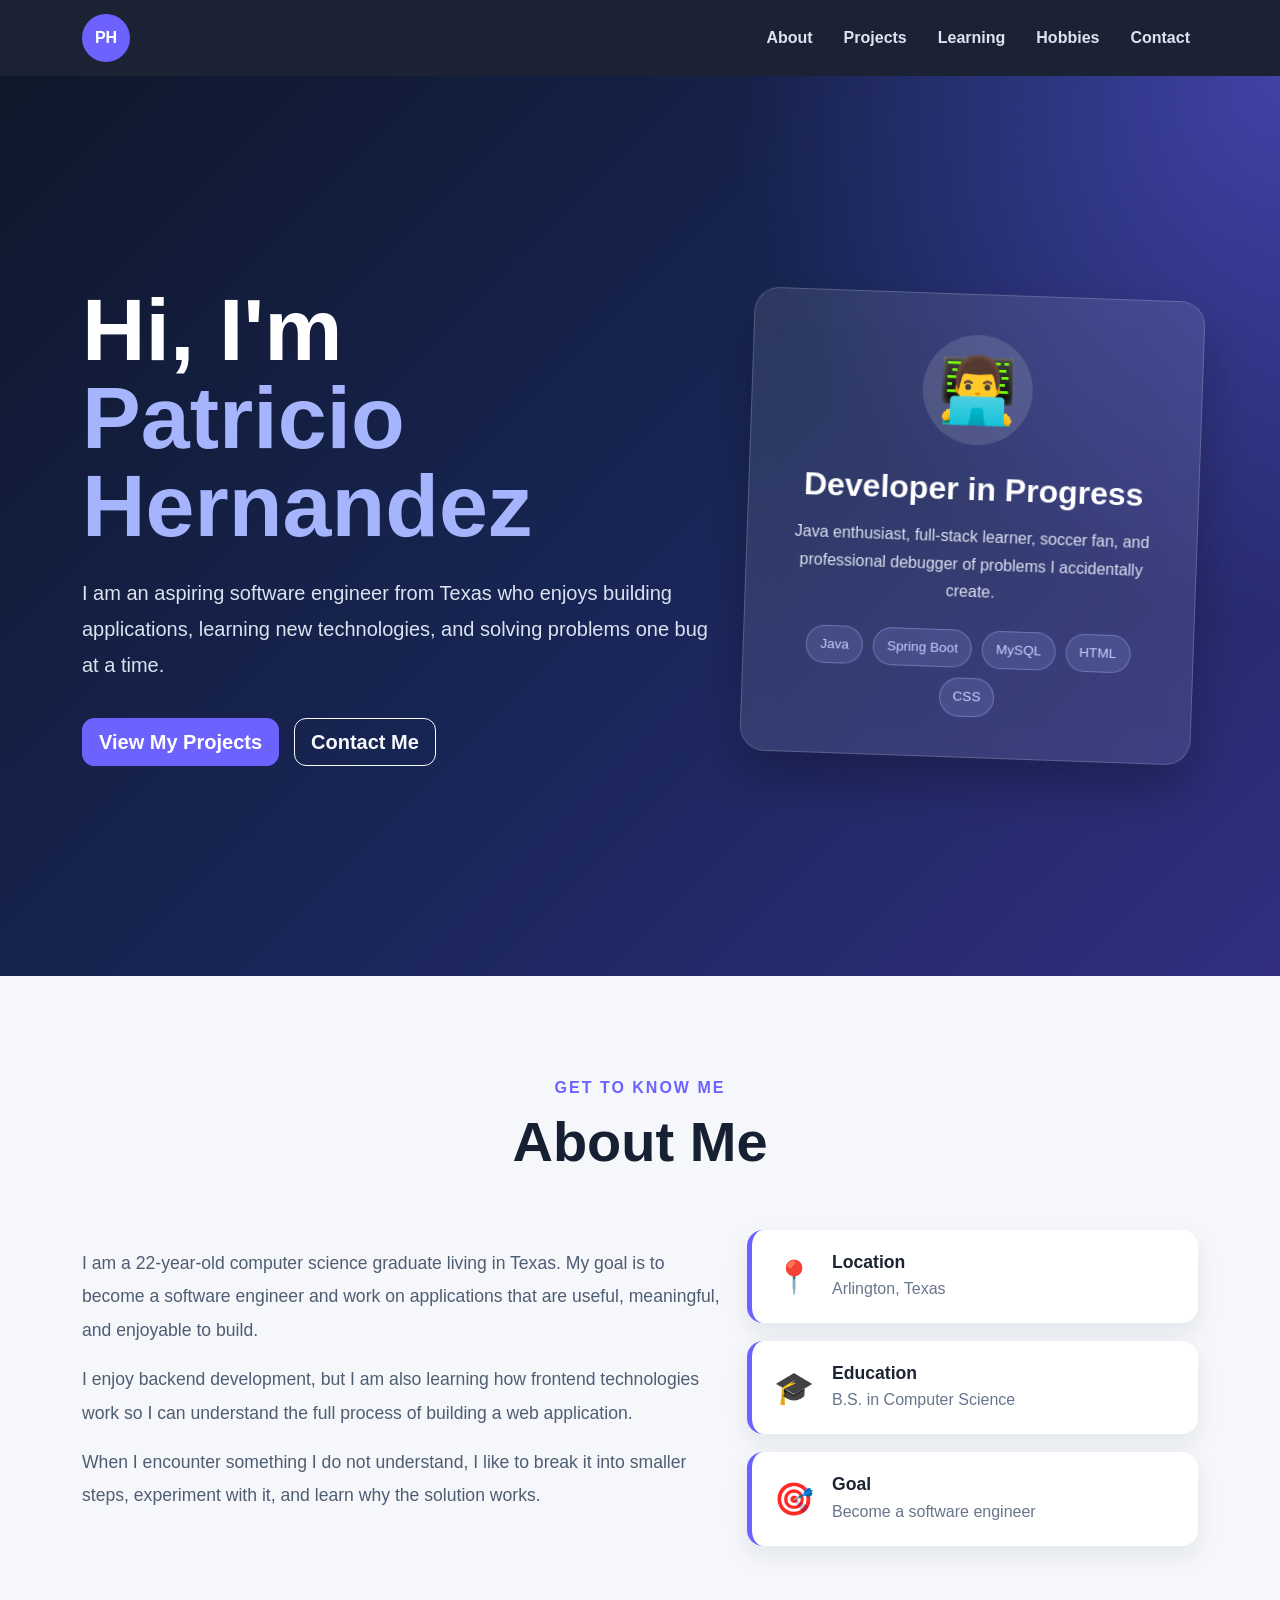
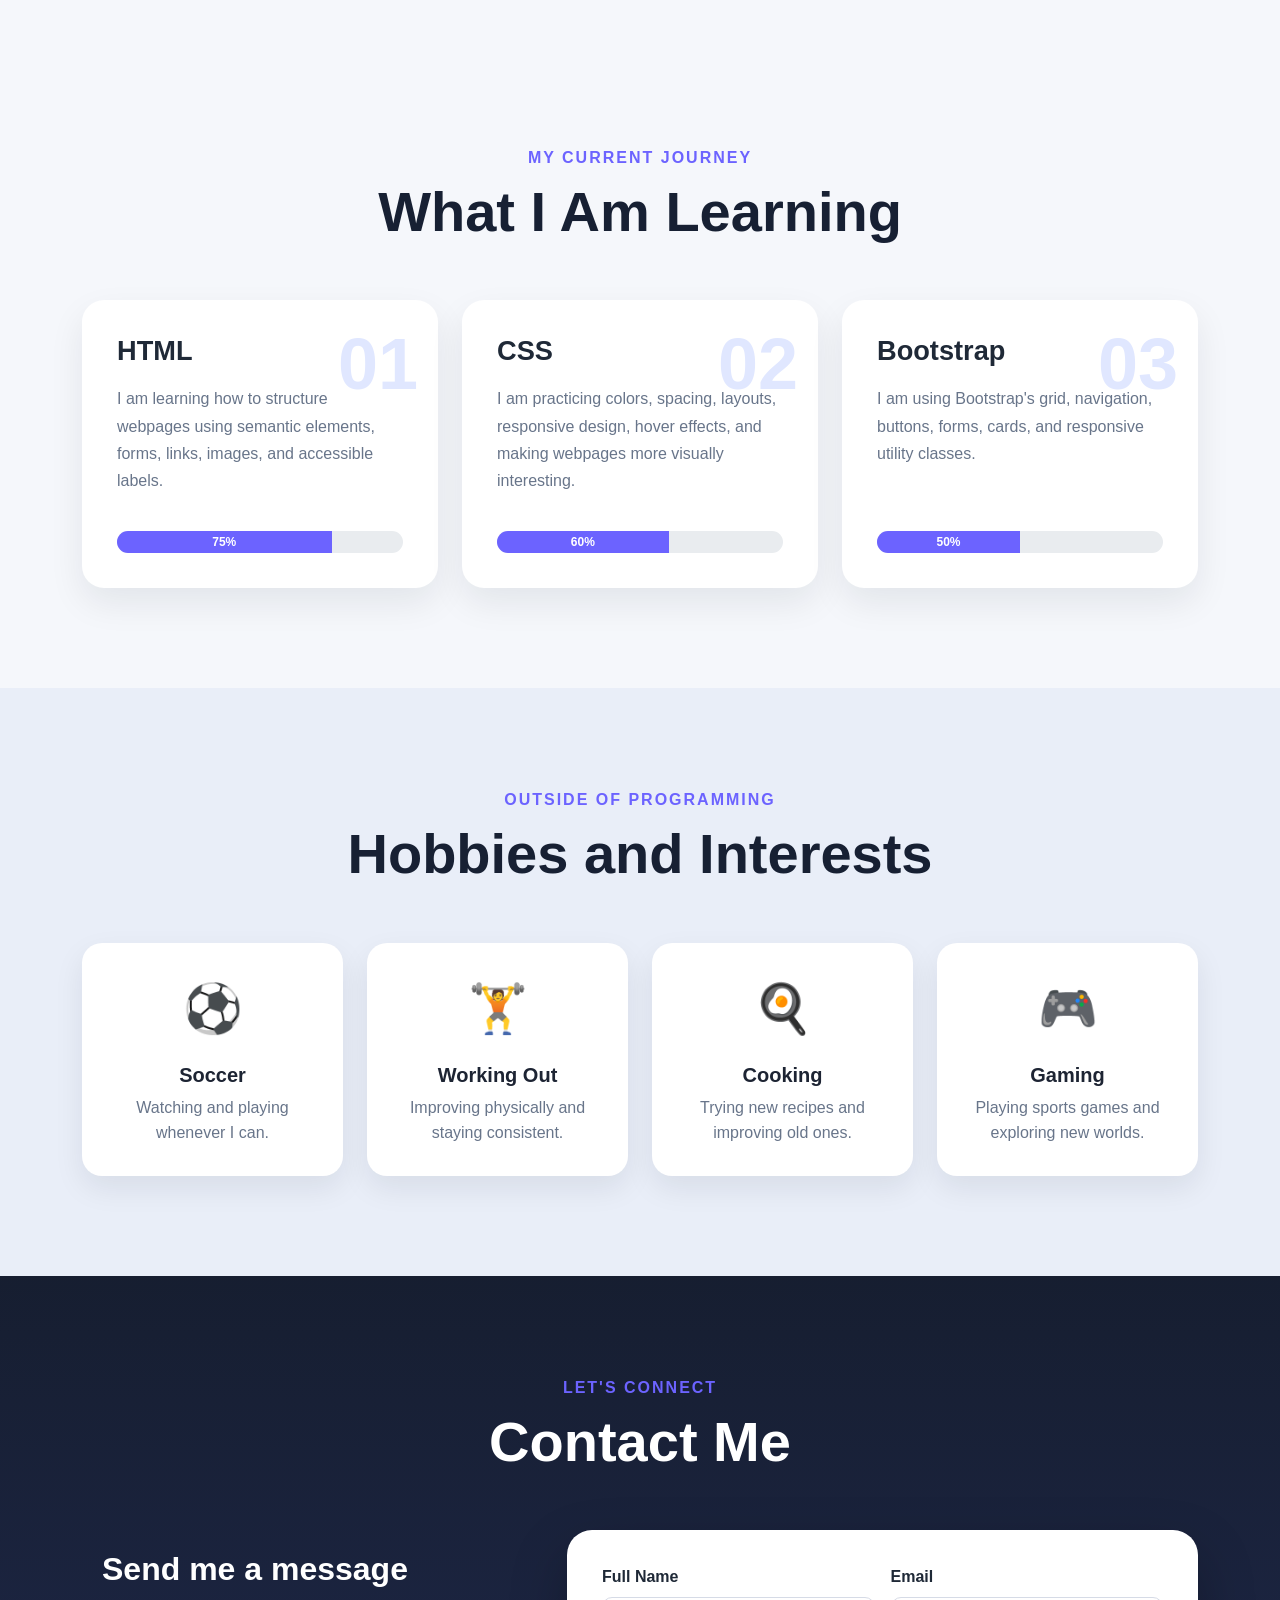
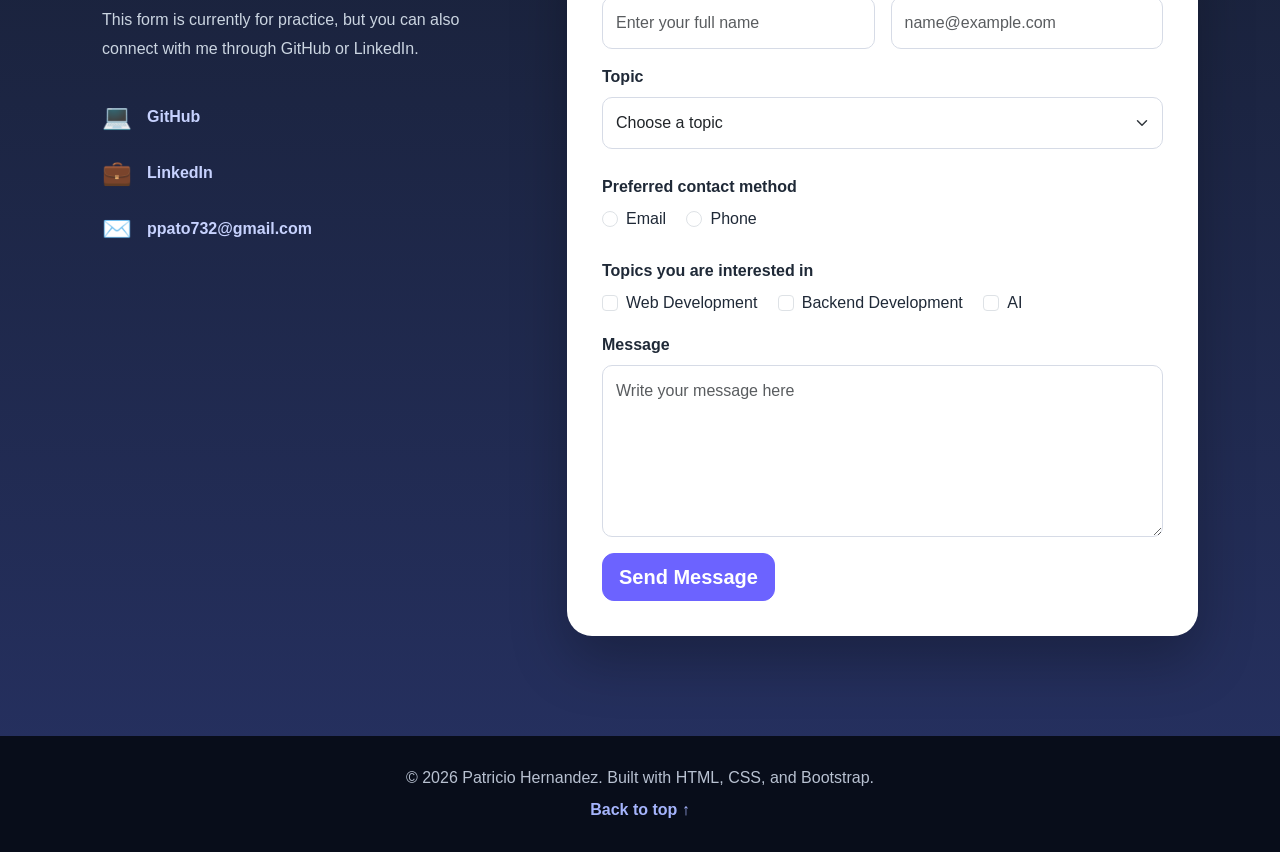
<file: index.html>
<!DOCTYPE html>
<html lang="en">
<head>
    <meta charset="UTF-8">

    <meta
        name="viewport"
        content="width=device-width, initial-scale=1.0"
    >

    <link
        href="https://cdn.jsdelivr.net/npm/bootstrap@5.3.8/dist/css/bootstrap.min.css"
        rel="stylesheet"
        integrity="sha384-sRIl4kxILFvY47J16cr9ZwB07vP4J8+LH7qKQnuqkuIAvNWLzeN8tE5YBujZqJLB"
        crossorigin="anonymous"
    >

    <link rel="stylesheet" href="styles.css">

    <title>Patricio Hernandez | Personal Profile</title>
</head>

<body>

    <!-- Navigation Bar -->
    <nav class="navbar navbar-expand-md navbar-dark sticky-top">
        <div class="container">

            <a class="navbar-brand" href="#home">
                PH
            </a>

            <button
                class="navbar-toggler"
                type="button"
                data-bs-toggle="collapse"
                data-bs-target="#mainNavigation"
                aria-controls="mainNavigation"
                aria-expanded="false"
                aria-label="Open navigation menu"
            >
                <span class="navbar-toggler-icon"></span>
            </button>

            <div
                class="collapse navbar-collapse"
                id="mainNavigation"
            >
                <ul class="navbar-nav ms-auto">

                    <li class="nav-item">
                        <a class="nav-link" href="#about">About</a>
                    </li>

                    <li class="nav-item">
                        <a class="nav-link" href="#projects">Projects</a>
                    </li>

                    <li class="nav-item">
                        <a class="nav-link" href="#learning-goals">Learning</a>
                    </li>

                    <li class="nav-item">
                        <a class="nav-link" href="#hobbies">Hobbies</a>
                    </li>

                    <li class="nav-item">
                        <a class="nav-link" href="#contact">Contact</a>
                    </li>

                </ul>
            </div>
        </div>
    </nav>


    <!-- Hero Section -->
    <header id="home" class="hero-section">

        <div class="container">
            <div class="row align-items-center min-vh-100">

                <!-- Hero Text -->
                <div class="col-lg-7">

                    <h1>
                        Hi, I'm
                        <span>Patricio Hernandez</span>
                    </h1>

                    <p class="hero-description">
                        I am an aspiring software engineer from Texas who enjoys
                        building applications, learning new technologies, and
                        solving problems one bug at a time.
                    </p>

                    <div class="hero-buttons">

                        <a
                            href="#projects"
                            class="btn btn-primary btn-lg"
                        >
                            View My Projects
                        </a>

                        <a
                            href="#contact"
                            class="btn btn-outline-light btn-lg"
                        >
                            Contact Me
                        </a>

                    </div>
                </div>

                <!-- Hero Profile Card -->
                <div class="col-lg-5 mt-5 mt-lg-0">

                    <div class="profile-card">

                        <div class="profile-icon">
                            👨‍💻
                        </div>

                        <h2>Developer in Progress</h2>

                        <p>
                            Java enthusiast, full-stack learner, soccer fan,
                            and professional debugger of problems I accidentally create.
                        </p>

                        <div class="profile-tags">
                            <span>Java</span>
                            <span>Spring Boot</span>
                            <span>MySQL</span>
                            <span>HTML</span>
                            <span>CSS</span>
                        </div>

                    </div>
                </div>

            </div>
        </div>

    </header>


    <main>

        <!-- About Section -->
        <section id="about" class="content-section">

            <div class="container">

                <div class="section-heading">
                    <p>Get to know me</p>
                    <h2>About Me</h2>
                </div>

                <div class="row align-items-center">

                    <div class="col-lg-7">

                        <p class="about-text">
                            I am a 22-year-old computer science graduate living
                            in Texas. My goal is to become a software engineer
                            and work on applications that are useful,
                            meaningful, and enjoyable to build.
                        </p>

                        <p class="about-text">
                            I enjoy backend development, but I am also learning
                            how frontend technologies work so I can understand
                            the full process of building a web application.
                        </p>

                        <p class="about-text">
                            When I encounter something I do not understand, I
                            like to break it into smaller steps, experiment with
                            it, and learn why the solution works.
                        </p>

                    </div>

                    <div class="col-lg-5">

                        <div class="about-facts">

                            <div class="fact-card">
                                <span class="fact-icon">📍</span>

                                <div>
                                    <h3>Location</h3>
                                    <p>Arlington, Texas</p>
                                </div>
                            </div>

                            <div class="fact-card">
                                <span class="fact-icon">🎓</span>

                                <div>
                                    <h3>Education</h3>
                                    <p>B.S. in Computer Science</p>
                                </div>
                            </div>

                            <div class="fact-card">
                                <span class="fact-icon">🎯</span>

                                <div>
                                    <h3>Goal</h3>
                                    <p>Become a software engineer</p>
                                </div>
                            </div>

                        </div>

                    </div>
                </div>

            </div>

        </section>


        <!-- Learning Goals Section -->
        <section id="learning-goals" class="content-section">

            <div class="container">

                <div class="section-heading">
                    <p>My current journey</p>
                    <h2>What I Am Learning</h2>
                </div>

                <div class="row g-4">

                    <!-- HTML -->
                    <div class="col-12 col-md-4">

                        <div class="learning-card">

                            <div class="learning-number">
                                01
                            </div>

                            <h3>HTML</h3>

                            <p>
                                I am learning how to structure webpages using
                                semantic elements, forms, links, images, and
                                accessible labels.
                            </p>

                            <div class="progress">
                                <div
                                    class="progress-bar"
                                    style="width: 75%;"
                                    role="progressbar"
                                    aria-label="HTML learning progress"
                                    aria-valuenow="75"
                                    aria-valuemin="0"
                                    aria-valuemax="100"
                                >
                                    75%
                                </div>
                            </div>

                        </div>

                    </div>

                    <!-- CSS -->
                    <div class="col-12 col-md-4">

                        <div class="learning-card">

                            <div class="learning-number">
                                02
                            </div>

                            <h3>CSS</h3>

                            <p>
                                I am practicing colors, spacing, layouts,
                                responsive design, hover effects, and making
                                webpages more visually interesting.
                            </p>

                            <div class="progress">
                                <div
                                    class="progress-bar"
                                    style="width: 60%;"
                                    role="progressbar"
                                    aria-label="CSS learning progress"
                                    aria-valuenow="60"
                                    aria-valuemin="0"
                                    aria-valuemax="100"
                                >
                                    60%
                                </div>
                            </div>

                        </div>

                    </div>

                    <!-- Bootstrap -->
                    <div class="col-12 col-md-4">

                        <div class="learning-card">

                            <div class="learning-number">
                                03
                            </div>

                            <h3>Bootstrap</h3>

                            <p>
                                I am using Bootstrap's grid, navigation,
                                buttons, forms, cards, and responsive utility
                                classes.
                            </p>

                            <div class="progress">
                                <div
                                    class="progress-bar"
                                    style="width: 50%;"
                                    role="progressbar"
                                    aria-label="Bootstrap learning progress"
                                    aria-valuenow="50"
                                    aria-valuemin="0"
                                    aria-valuemax="100"
                                >
                                    50%
                                </div>
                            </div>

                        </div>

                    </div>

                </div>

            </div>

        </section>


        <!-- Hobbies Section -->
        <section id="hobbies" class="content-section alternate-section">

            <div class="container">

                <div class="section-heading">
                    <p>Outside of programming</p>
                    <h2>Hobbies and Interests</h2>
                </div>

                <div class="row g-4">

                    <div class="col-6 col-lg-3">
                        <div class="hobby-card">
                            <span>⚽</span>
                            <h3>Soccer</h3>
                            <p>Watching and playing whenever I can.</p>
                        </div>
                    </div>

                    <div class="col-6 col-lg-3">
                        <div class="hobby-card">
                            <span>🏋️</span>
                            <h3>Working Out</h3>
                            <p>Improving physically and staying consistent.</p>
                        </div>
                    </div>

                    <div class="col-6 col-lg-3">
                        <div class="hobby-card">
                            <span>🍳</span>
                            <h3>Cooking</h3>
                            <p>Trying new recipes and improving old ones.</p>
                        </div>
                    </div>

                    <div class="col-6 col-lg-3">
                        <div class="hobby-card">
                            <span>🎮</span>
                            <h3>Gaming</h3>
                            <p>Playing sports games and exploring new worlds.</p>
                        </div>
                    </div>

                </div>

            </div>

        </section>


        <!-- Contact Section -->
        <section id="contact" class="content-section contact-section">

            <div class="container">

                <div class="section-heading">
                    <p>Let's connect</p>
                    <h2>Contact Me</h2>
                </div>

                <div class="row g-5">

                    <!-- Contact Information -->
                    <div class="col-lg-5">

                        <div class="contact-information">

                            <h3>Send me a message</h3>

                            <p>
                                This form is currently for practice, but you can
                                also connect with me through GitHub or LinkedIn.
                            </p>

                            <div class="contact-link">
                                <span>💻</span>

                                <a
                                    href="https://github.com/patohdzz"
                                    target="_blank"
                                    rel="noopener noreferrer"
                                >
                                    GitHub
                                </a>
                            </div>

                            <div class="contact-link">
                                <span>💼</span>

                                <a
                                    href="https://www.linkedin.com/"
                                    target="_blank"
                                    rel="noopener noreferrer"
                                >
                                    LinkedIn
                                </a>
                            </div>

                            <div class="contact-link">
                                <span>✉️</span>

                                <a href="mailto:ppato732@gmail.com">
                                    ppato732@gmail.com
                                </a>
                            </div>

                        </div>

                    </div>

                    <!-- Contact Form -->
                    <div class="col-lg-7">

                        <form class="contact-form">

                            <div class="row g-3">

                                <div class="col-md-6">

                                    <label
                                        for="full-name"
                                        class="form-label"
                                    >
                                        Full Name
                                    </label>

                                    <input
                                        type="text"
                                        id="full-name"
                                        name="fullName"
                                        class="form-control"
                                        placeholder="Enter your full name"
                                        required
                                    >

                                </div>

                                <div class="col-md-6">

                                    <label
                                        for="email"
                                        class="form-label"
                                    >
                                        Email
                                    </label>

                                    <input
                                        type="email"
                                        id="email"
                                        name="email"
                                        class="form-control"
                                        placeholder="name@example.com"
                                        required
                                    >

                                </div>

                                <div class="col-12">

                                    <label
                                        for="topic"
                                        class="form-label"
                                    >
                                        Topic
                                    </label>

                                    <select
                                        name="topic"
                                        id="topic"
                                        class="form-select"
                                        required
                                    >
                                        <option value="">
                                            Choose a topic
                                        </option>

                                        <option value="project-feedback">
                                            Project Feedback
                                        </option>

                                        <option value="collaboration">
                                            Collaboration
                                        </option>

                                        <option value="job-opportunity">
                                            Job Opportunity
                                        </option>

                                        <option value="question">
                                            General Question
                                        </option>
                                    </select>

                                </div>

                                <div class="col-12">

                                    <fieldset>

                                        <legend>
                                            Preferred contact method
                                        </legend>

                                        <div class="form-check form-check-inline">

                                            <input
                                                type="radio"
                                                id="contact-email"
                                                name="contactMethod"
                                                value="email"
                                                class="form-check-input"
                                            >

                                            <label
                                                for="contact-email"
                                                class="form-check-label"
                                            >
                                                Email
                                            </label>

                                        </div>

                                        <div class="form-check form-check-inline">

                                            <input
                                                type="radio"
                                                id="contact-phone"
                                                name="contactMethod"
                                                value="phone"
                                                class="form-check-input"
                                            >

                                            <label
                                                for="contact-phone"
                                                class="form-check-label"
                                            >
                                                Phone
                                            </label>

                                        </div>

                                    </fieldset>

                                </div>

                                <div class="col-12">

                                    <fieldset>

                                        <legend>
                                            Topics you are interested in
                                        </legend>

                                        <div class="form-check form-check-inline">

                                            <input
                                                type="checkbox"
                                                id="interest-web"
                                                name="interests"
                                                value="web-development"
                                                class="form-check-input"
                                            >

                                            <label
                                                for="interest-web"
                                                class="form-check-label"
                                            >
                                                Web Development
                                            </label>

                                        </div>

                                        <div class="form-check form-check-inline">

                                            <input
                                                type="checkbox"
                                                id="interest-backend"
                                                name="interests"
                                                value="backend"
                                                class="form-check-input"
                                            >

                                            <label
                                                for="interest-backend"
                                                class="form-check-label"
                                            >
                                                Backend Development
                                            </label>

                                        </div>

                                        <div class="form-check form-check-inline">

                                            <input
                                                type="checkbox"
                                                id="interest-ai"
                                                name="interests"
                                                value="ai"
                                                class="form-check-input"
                                            >

                                            <label
                                                for="interest-ai"
                                                class="form-check-label"
                                            >
                                                AI
                                            </label>

                                        </div>

                                    </fieldset>

                                </div>

                                <div class="col-12">

                                    <label
                                        for="message"
                                        class="form-label"
                                    >
                                        Message
                                    </label>

                                    <textarea
                                        id="message"
                                        name="message"
                                        class="form-control"
                                        rows="6"
                                        placeholder="Write your message here"
                                        required
                                    ></textarea>

                                </div>

                                <div class="col-12">

                                    <button
                                        type="submit"
                                        class="btn btn-primary btn-lg"
                                    >
                                        Send Message
                                    </button>

                                </div>

                            </div>

                        </form>

                    </div>

                </div>
            </div>

        </section>

    </main>


    <!-- Footer -->
    <footer>

        <div class="container">

            <p>
                &copy; 2026 Patricio Hernandez. Built with HTML, CSS, and Bootstrap.
            </p>

            <a href="#home">
                Back to top ↑
            </a>

        </div>

    </footer>


    <!-- Bootstrap JavaScript -->
    <script
        src="https://cdn.jsdelivr.net/npm/bootstrap@5.3.8/dist/js/bootstrap.bundle.min.js"
        integrity="sha384-FKyoEForCGlyvwx9Hj09JcYn3nv7wiPVlz7YYwJrWVcXK/BmnVDxM+D2scQbITxI"
        crossorigin="anonymous"
    ></script>

</body>
</html>
</file>
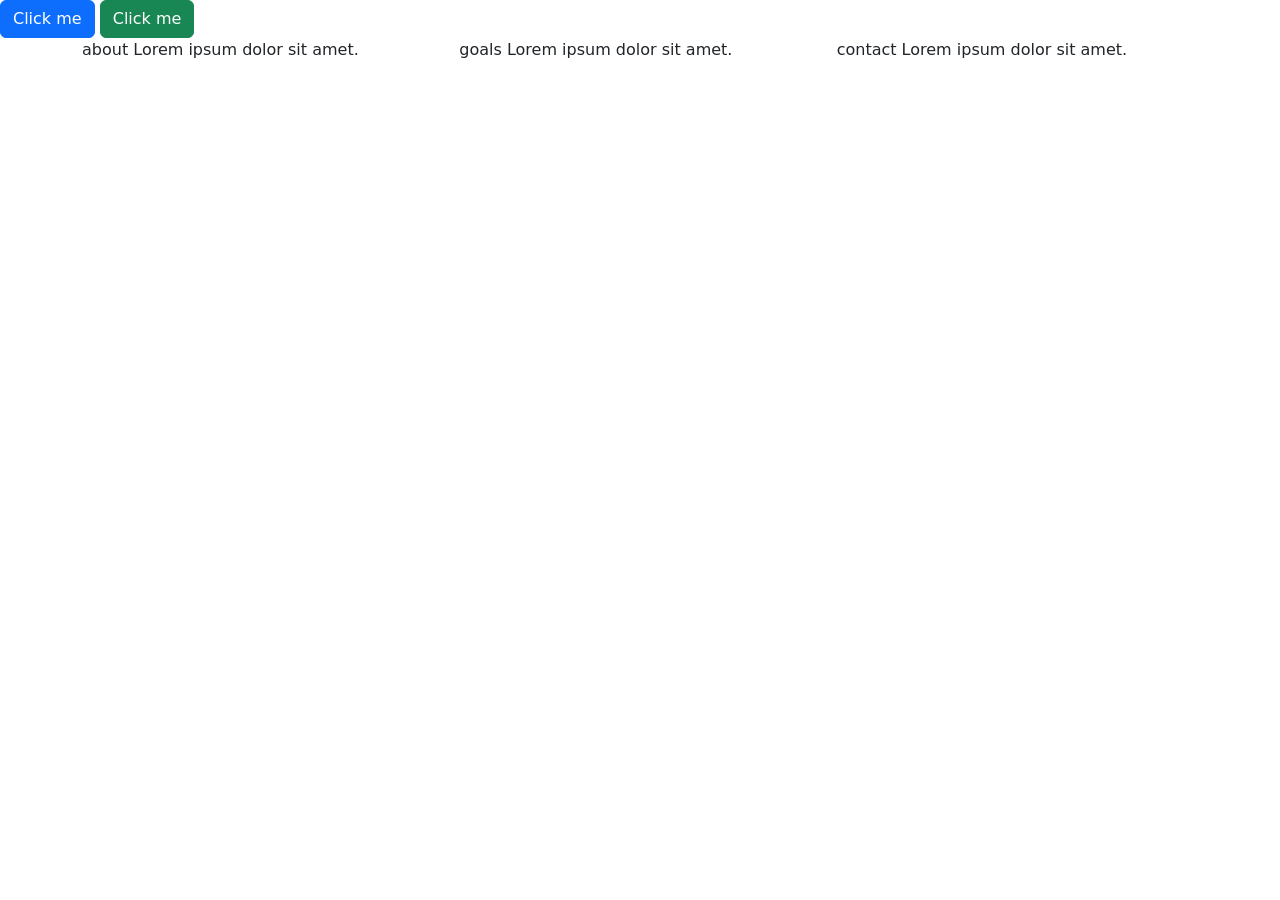
<file: bootstrap-example.html>
<!DOCTYPE html>
<html lang="en">
<head>
    <meta charset="UTF-8">
    <meta name="viewport" content="width=device-width, initial-scale=1.0">
    <link href="https://cdn.jsdelivr.net/npm/bootstrap@5.3.8/dist/css/bootstrap.min.css" rel="stylesheet" integrity="sha384-sRIl4kxILFvY47J16cr9ZwB07vP4J8+LH7qKQnuqkuIAvNWLzeN8tE5YBujZqJLB" crossorigin="anonymous">
    <title>Document</title>
</head>
<body>
    <!-- instead of creating a .css file, using bootstrap we just call the methods in class="" -->
    <button class="btn btn-primary">Click me</button>
    <button class="btn btn-success">Click me</button>

    <!-- using bootstrap, dont measure using pixels, measure using 12 columns -->
    <div class="container">
        <div class="row g-3">
            <!-- small screen it uses 12, bigger screen now uses 4 and they all fit in the same line -->
            <div class="col-12 col-md-4 col-lg-4">about Lorem ipsum dolor sit amet.</div>
            <div class="col-12 col-md-4 col-lg-4">goals Lorem ipsum dolor sit amet.</div>
            <div class="col-12 col-md-4 col-lg-4">contact Lorem ipsum dolor sit amet.</div>
        </div>
    </div>

    <!-- link your script here -->
     <script src="js/script.js"></script>
</body>
</html>
</file>
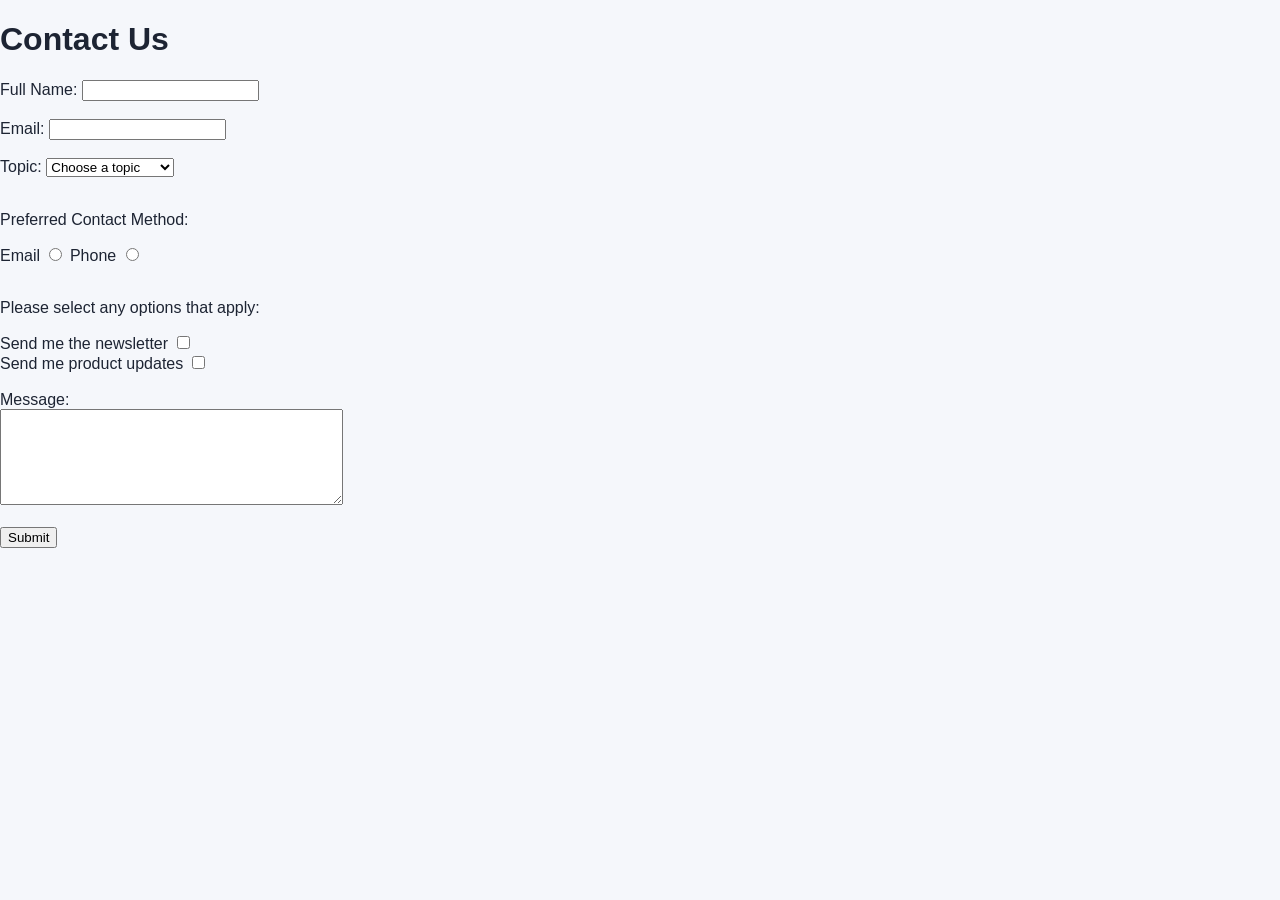
<file: contact.html>
<!DOCTYPE html>
<html lang="en">
<head>
    <meta charset="UTF-8">
    <meta name="viewport" content="width=device-width, initial-scale=1.0">
    <link rel="stylesheet" href="styles.css">
    <title>Contact Form</title>
</head>

<body>

    <h1>Contact Us</h1>

    <form>
        <!-- Full name input -->
        <label for="full-name">Full Name:</label>
        <input type="text" id="full-name" name="fullName" required>

        <br><br>

        <!-- Email input -->
        <label for="email">Email:</label>
        <input type="email" id="email" name="email" required>

        <br><br>

        <!-- Topic dropdown -->
        <label for="topic">Topic:</label>
        <select id="topic" name="topic">
            <option value="">Choose a topic</option>
            <option value="general">General Question</option>
            <option value="support">Technical Support</option>
            <option value="feedback">Feedback</option>
        </select>

        <br><br>

        <!-- Preferred contact method radio buttons -->
        <p>Preferred Contact Method:</p>

        <label for="contact-email">Email</label>
        <input type="radio" id="contact-email" name="contactMethod" value="email">

        <label for="contact-phone">Phone</label>
        <input type="radio" id="contact-phone" name="contactMethod" value="phone">

        <br><br>

        <!-- Checkboxes -->
        <p>Please select any options that apply:</p>
        
        <label for="newsletter">Send me the newsletter</label>
        <input type="checkbox" id="newsletter" name="newsletter">

        <br>

        <label for="updates">Send me product updates</label>
        <input type="checkbox" id="updates" name="updates">

        <br><br>

        <!-- Message textarea -->
        <label for="message">Message:</label>
        <br>
        <textarea id="message" name="message" rows="6" cols="40"></textarea>

        <br><br>

        <!-- Submit button -->
        <button type="submit">Submit</button>
    </form>

</body>
</html>
</file>
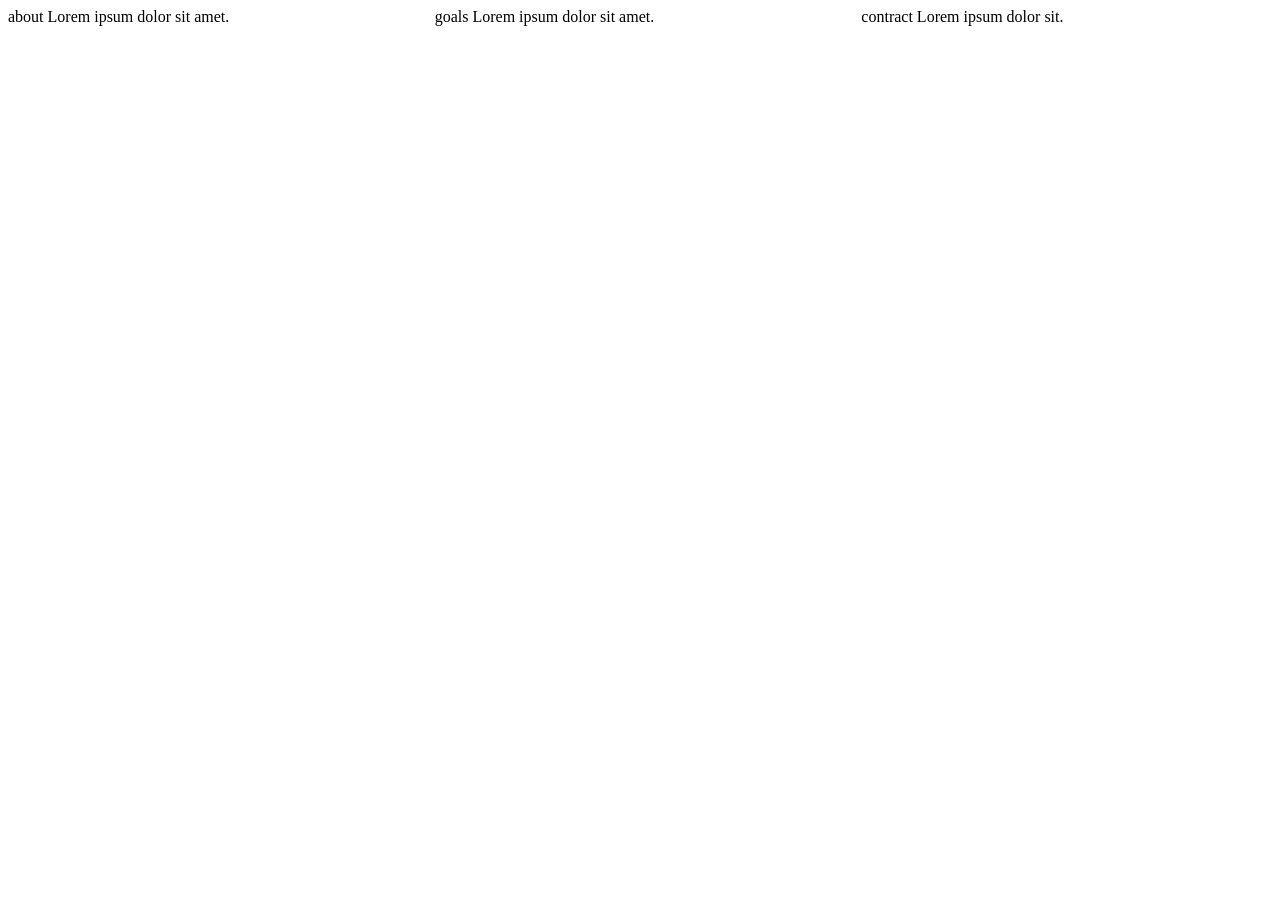
<file: media-query.html>
<!DOCTYPE html>
<html lang="en">
<head>
    <meta charset="UTF-8">
    <meta name="viewport" content="width=device-width, initial-scale=1.0">
    <link rel="stylesheet" href="media-query-styles.css">
    <title>Document</title>
</head>
<body>
    <div class="profile-grid">
        <section>about Lorem ipsum dolor sit amet.</section>
        <section>goals Lorem ipsum dolor sit amet.</section>
        <section>contract Lorem ipsum dolor sit.</section>
    </div>
    
</body>
</html>
</file>
<file: styles.css>
/* ------------------------------
   General Page Styles
------------------------------ */

html {
    scroll-behavior: smooth;
}

body {
    margin: 0;
    background-color: #f5f7fb;
    color: #1d2433;
    font-family: Arial, Helvetica, sans-serif;
}

section {
    scroll-margin-top: 75px;
}

a {
    text-decoration: none;
}

.content-section {
    padding: 100px 0;
}

.alternate-section {
    background-color: #e9eef8;
}


/* ------------------------------
   Navigation Bar
------------------------------ */

.navbar {
    background-color: rgba(15, 23, 42, 0.95);
    padding: 14px 0;
}

.navbar-brand {
    display: flex;
    align-items: center;
    justify-content: center;
    width: 48px;
    height: 48px;
    background-color: #6c63ff;
    border-radius: 50%;
    color: white;
    font-size: 1rem;
    font-weight: bold;
}

.navbar-brand:hover {
    background-color: #8b84ff;
    color: white;
}

.nav-link {
    margin-left: 15px;
    color: #dce3f1;
    font-weight: bold;
}

.nav-link:hover {
    color: #8b84ff;
}


/* ------------------------------
   Hero Section
------------------------------ */

.hero-section {
    min-height: 100vh;
    color: white;
    background:
        radial-gradient(
            circle at top right,
            rgba(108, 99, 255, 0.45),
            transparent 35%
        ),
        linear-gradient(
            135deg,
            #0f172a,
            #172554,
            #312e81
        );
}

.hero-label {
    display: inline-block;
    margin-bottom: 20px;
    padding: 8px 16px;
    background-color: rgba(255, 255, 255, 0.1);
    border: 1px solid rgba(255, 255, 255, 0.2);
    border-radius: 50px;
    color: #c7d2fe;
    font-size: 0.9rem;
    font-weight: bold;
    letter-spacing: 1px;
    text-transform: uppercase;
}

.hero-section h1 {
    max-width: 750px;
    margin-bottom: 25px;
    font-size: clamp(3rem, 7vw, 5.5rem);
    font-weight: 800;
    line-height: 1;
}

.hero-section h1 span {
    display: block;
    color: #a5b4fc;
}

.hero-description {
    max-width: 650px;
    margin-bottom: 35px;
    color: #dbe3f0;
    font-size: 1.25rem;
    line-height: 1.8;
}

.hero-buttons {
    display: flex;
    flex-wrap: wrap;
    gap: 15px;
}

.btn-primary {
    background-color: #6c63ff;
    border-color: #6c63ff;
}

.btn-primary:hover {
    background-color: #554edb;
    border-color: #554edb;
    transform: translateY(-2px);
}

.btn {
    border-radius: 12px;
    font-weight: bold;
    transition: 0.3s;
}


/* ------------------------------
   Hero Profile Card
------------------------------ */

.profile-card {
    padding: 40px;
    background-color: rgba(255, 255, 255, 0.09);
    border: 1px solid rgba(255, 255, 255, 0.18);
    border-radius: 25px;
    box-shadow: 0 25px 50px rgba(0, 0, 0, 0.25);
    text-align: center;
    backdrop-filter: blur(15px);
    transform: rotate(2deg);
    transition: 0.3s;
}

.profile-card:hover {
    transform: rotate(0deg) translateY(-8px);
}

.profile-icon {
    display: flex;
    align-items: center;
    justify-content: center;
    width: 110px;
    height: 110px;
    margin: 0 auto 25px;
    background-color: rgba(255, 255, 255, 0.13);
    border-radius: 50%;
    font-size: 4rem;
}

.profile-card h2 {
    margin-bottom: 15px;
    font-weight: bold;
}

.profile-card p {
    color: #dbe3f0;
    line-height: 1.7;
}

.profile-tags {
    display: flex;
    flex-wrap: wrap;
    justify-content: center;
    gap: 10px;
    margin-top: 25px;
}

.profile-tags span {
    padding: 8px 13px;
    background-color: rgba(165, 180, 252, 0.15);
    border: 1px solid rgba(165, 180, 252, 0.4);
    border-radius: 50px;
    color: #c7d2fe;
    font-size: 0.85rem;
}


/* ------------------------------
   Section Headings
------------------------------ */

.section-heading {
    margin-bottom: 55px;
    text-align: center;
}

.section-heading p {
    margin-bottom: 8px;
    color: #6c63ff;
    font-weight: bold;
    letter-spacing: 2px;
    text-transform: uppercase;
}

.section-heading h2 {
    margin: 0;
    color: #172033;
    font-size: clamp(2.2rem, 5vw, 3.5rem);
    font-weight: 800;
}


/* ------------------------------
   About Section
------------------------------ */

.about-text {
    color: #4f5d73;
    font-size: 1.1rem;
    line-height: 1.9;
}

.about-facts {
    display: grid;
    gap: 18px;
}

.fact-card {
    display: flex;
    align-items: center;
    gap: 18px;
    padding: 22px;
    background-color: white;
    border-left: 5px solid #6c63ff;
    border-radius: 16px;
    box-shadow: 0 10px 25px rgba(15, 23, 42, 0.08);
    transition: 0.3s;
}

.fact-card:hover {
    transform: translateX(8px);
}

.fact-icon {
    font-size: 2rem;
}

.fact-card h3 {
    margin-bottom: 4px;
    font-size: 1.1rem;
    font-weight: bold;
}

.fact-card p {
    margin: 0;
    color: #68758a;
}


/* ------------------------------
   Project Cards
------------------------------ */

.project-card {
    height: 100%;
    padding: 32px;
    background-color: white;
    border: 1px solid transparent;
    border-radius: 22px;
    box-shadow: 0 15px 35px rgba(15, 23, 42, 0.08);
    transition: 0.3s;
}

.project-card:hover {
    border-color: #a5b4fc;
    box-shadow: 0 20px 45px rgba(76, 70, 180, 0.18);
    transform: translateY(-10px);
}

.project-icon {
    display: flex;
    align-items: center;
    justify-content: center;
    width: 65px;
    height: 65px;
    margin-bottom: 25px;
    background-color: #eef2ff;
    border-radius: 18px;
    font-size: 2rem;
}

.project-card h3 {
    margin-bottom: 15px;
    color: #1f2937;
    font-size: 1.5rem;
    font-weight: bold;
}

.project-card p {
    min-height: 120px;
    color: #68758a;
    line-height: 1.7;
}

.project-technologies {
    display: flex;
    flex-wrap: wrap;
    gap: 8px;
    margin: 22px 0;
}

.project-technologies span {
    padding: 7px 11px;
    background-color: #eef2ff;
    border-radius: 50px;
    color: #4f46e5;
    font-size: 0.8rem;
    font-weight: bold;
}

.project-card a {
    color: #554edb;
    font-weight: bold;
}

.project-card a:hover {
    color: #312e81;
}


/* ------------------------------
   Learning Cards
------------------------------ */

.learning-card {
    position: relative;
    height: 100%;
    padding: 35px;
    overflow: hidden;
    background-color: white;
    border-radius: 22px;
    box-shadow: 0 15px 35px rgba(15, 23, 42, 0.08);
}

.learning-number {
    position: absolute;
    top: 10px;
    right: 20px;
    color: #e0e7ff;
    font-size: 4.5rem;
    font-weight: 900;
}

.learning-card h3 {
    position: relative;
    margin-bottom: 18px;
    color: #1f2937;
    font-size: 1.7rem;
    font-weight: bold;
}

.learning-card p {
    position: relative;
    min-height: 130px;
    color: #68758a;
    line-height: 1.7;
}

.progress {
    height: 22px;
    border-radius: 50px;
}

.progress-bar {
    background-color: #6c63ff;
    font-weight: bold;
}


/* ------------------------------
   Hobby Cards
------------------------------ */

.hobby-card {
    height: 100%;
    padding: 30px 20px;
    background-color: white;
    border-radius: 20px;
    box-shadow: 0 12px 30px rgba(15, 23, 42, 0.08);
    text-align: center;
    transition: 0.3s;
}

.hobby-card:hover {
    transform: translateY(-8px) rotate(-1deg);
}

.hobby-card span {
    display: block;
    margin-bottom: 18px;
    font-size: 3rem;
}

.hobby-card h3 {
    font-size: 1.25rem;
    font-weight: bold;
}

.hobby-card p {
    margin: 0;
    color: #68758a;
    line-height: 1.6;
}


/* ------------------------------
   Contact Section
------------------------------ */

.contact-section {
    background:
        linear-gradient(
            rgba(15, 23, 42, 0.97),
            rgba(30, 41, 89, 0.97)
        );
    color: white;
}

.contact-section .section-heading h2 {
    color: white;
}

.contact-information {
    padding: 20px;
}

.contact-information h3 {
    margin-bottom: 18px;
    font-size: 2rem;
    font-weight: bold;
}

.contact-information > p {
    margin-bottom: 35px;
    color: #cbd5e1;
    line-height: 1.8;
}

.contact-link {
    display: flex;
    align-items: center;
    gap: 15px;
    margin-bottom: 20px;
}

.contact-link span {
    font-size: 1.5rem;
}

.contact-link a {
    color: #c7d2fe;
    font-weight: bold;
}

.contact-link a:hover {
    color: white;
}

.contact-form {
    padding: 35px;
    background-color: white;
    border-radius: 25px;
    color: #1f2937;
    box-shadow: 0 25px 55px rgba(0, 0, 0, 0.25);
}

.form-label,
legend {
    margin-bottom: 8px;
    font-size: 1rem;
    font-weight: bold;
}

legend {
    float: none;
}

fieldset {
    margin-top: 10px;
}

.form-control,
.form-select {
    padding: 13px;
    border: 1px solid #d6dbe6;
    border-radius: 10px;
}

.form-control:focus,
.form-select:focus {
    border-color: #6c63ff;
    box-shadow: 0 0 0 4px rgba(108, 99, 255, 0.15);
}

.form-check-input:checked {
    background-color: #6c63ff;
    border-color: #6c63ff;
}


/* ------------------------------
   Footer
------------------------------ */

footer {
    padding: 30px 0;
    background-color: #080d1a;
    color: #b8c1d1;
    text-align: center;
}

footer p {
    margin-bottom: 8px;
}

footer a {
    color: #a5b4fc;
    font-weight: bold;
}

footer a:hover {
    color: white;
}


/* ------------------------------
   Responsive Design
------------------------------ */

@media (max-width: 991px) {

    .hero-section {
        padding: 100px 0 60px;
    }

    .profile-card {
        transform: none;
    }

    .project-card p,
    .learning-card p {
        min-height: auto;
    }

}

@media (max-width: 767px) {

    .content-section {
        padding: 75px 0;
    }

    .hero-section h1 {
        font-size: 3.2rem;
    }

    .hero-description {
        font-size: 1.05rem;
    }

    .hero-buttons {
        flex-direction: column;
    }

    .hero-buttons .btn {
        width: 100%;
    }

    .profile-card,
    .contact-form {
        padding: 25px;
    }

    .navbar-nav {
        padding-top: 15px;
    }

    .nav-link {
        margin-left: 0;
    }

}
</file>
<file: media-query-styles.css>
.profile-grid {
    display: grid;
    grid-template-columns: 1fr;
    gap: 16px;
}

/* works on a screen width above 768, will revert under */
@media (min-width: 768px) {
    .profile-grid {
        /* 1fr is one for each row */
        grid-template-columns: repeat(3, 1fr); 
    }
}
</file>
